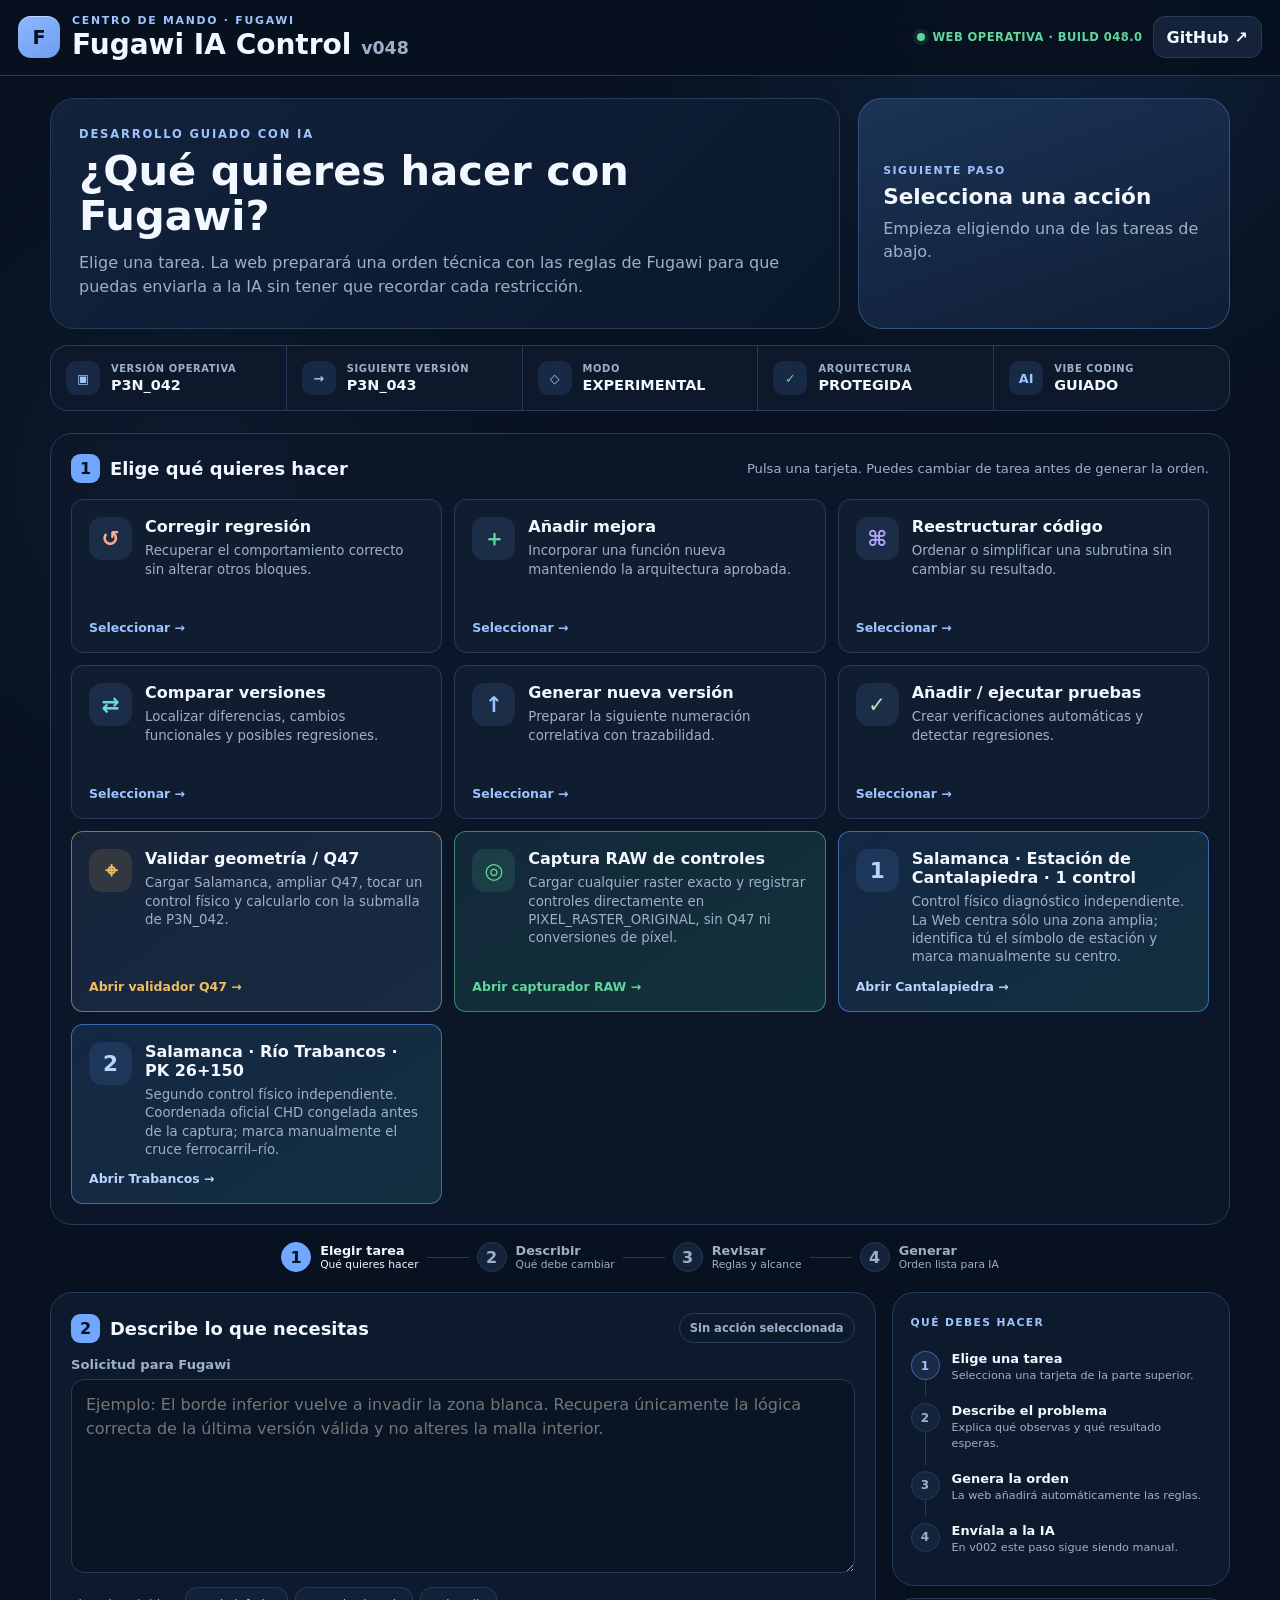
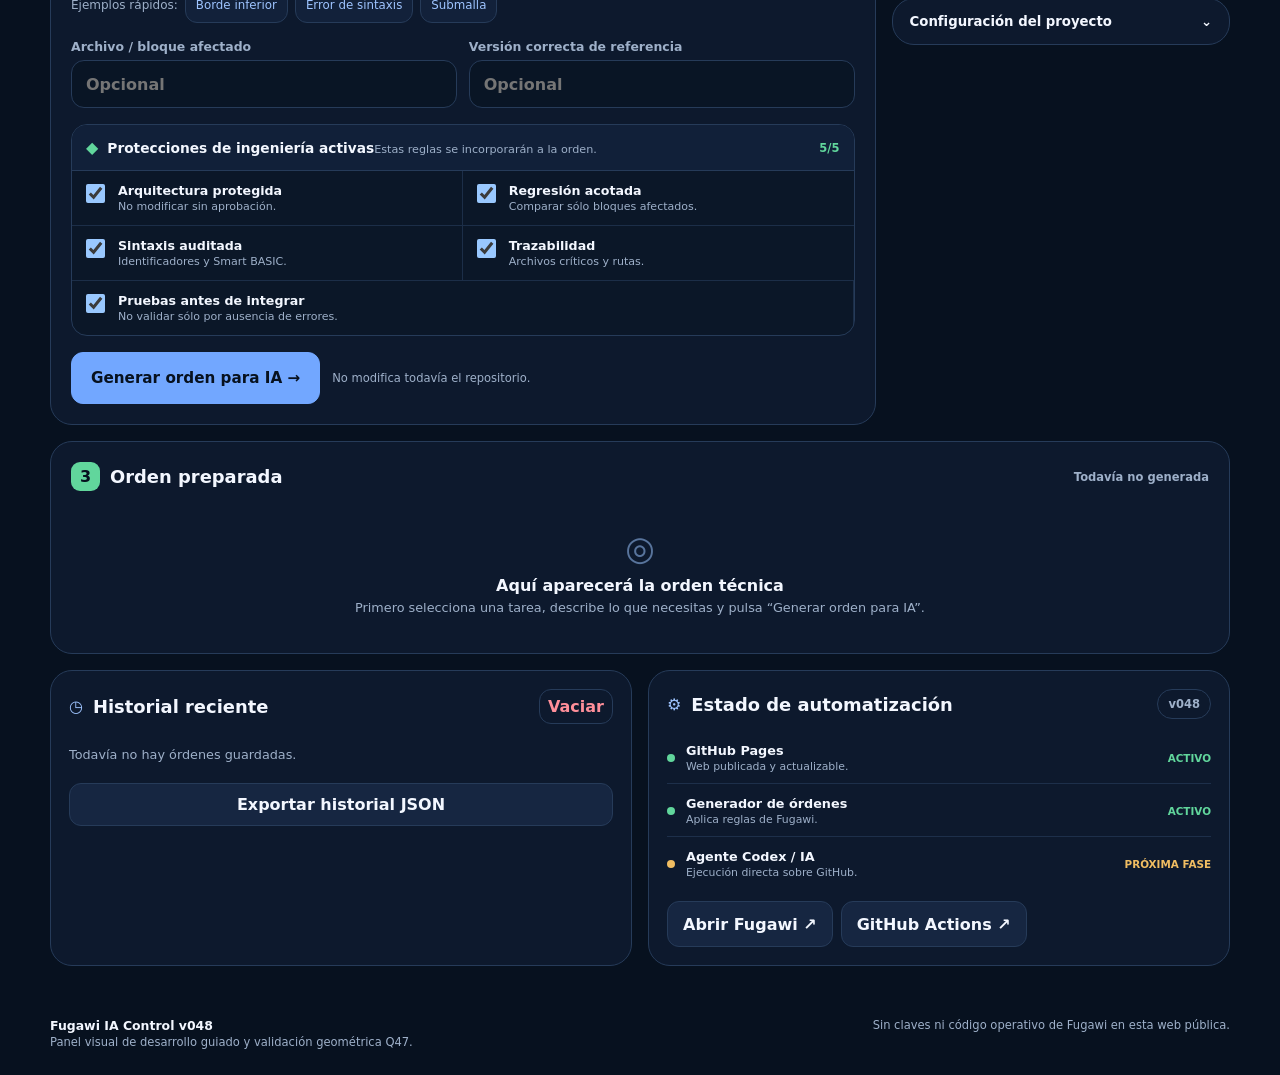
<file: index.html>
<!doctype html>
<html lang="es">
<head>
<meta charset="utf-8">
<meta name="viewport" content="width=device-width,initial-scale=1,viewport-fit=cover">
<meta name="theme-color" content="#0b1220">
<title>Fugawi IA Control v048</title>
<link rel="manifest" href="./manifest.webmanifest">
<link rel="stylesheet" href="./styles.css?v=048">
<link rel="stylesheet" href="./q47.css?v=048">
<link rel="stylesheet" href="./raw.css?v=048">
</head>
<body>
<header class="topbar">
  <div class="brand">
    <div class="brand-mark">F</div>
    <div>
      <div class="eyebrow">CENTRO DE MANDO · FUGAWI</div>
      <h1>Fugawi IA Control <span>v048</span></h1>
    </div>
  </div>
  <div class="top-actions">
    <span class="live-dot"><i></i> WEB OPERATIVA · BUILD 048.0</span>
    <button id="openRepoTopBtn" class="icon-button" title="Abrir repositorio Fugawi">GitHub ↗</button>
  </div>
</header>

<main class="shell">
  <section class="hero">
    <div class="hero-copy">
      <p class="kicker">DESARROLLO GUIADO CON IA</p>
      <h2>¿Qué quieres hacer con Fugawi?</h2>
      <p>Elige una tarea. La web preparará una orden técnica con las reglas de Fugawi para que puedas enviarla a la IA sin tener que recordar cada restricción.</p>
    </div>
    <aside class="next-step" id="nextStepBox">
      <span class="next-label">SIGUIENTE PASO</span>
      <strong id="nextStepTitle">Selecciona una acción</strong>
      <p id="nextStepText">Empieza eligiendo una de las tareas de abajo.</p>
    </aside>
  </section>

  <section class="status-strip" aria-label="Estado del proyecto">
    <div class="status-item">
      <span class="status-icon">▣</span>
      <div><small>VERSIÓN OPERATIVA</small><strong id="statusCurrent">P3N_042</strong></div>
    </div>
    <div class="status-item">
      <span class="status-icon">→</span>
      <div><small>SIGUIENTE VERSIÓN</small><strong id="statusNext">P3N_043</strong></div>
    </div>
    <div class="status-item">
      <span class="status-icon">◇</span>
      <div><small>MODO</small><strong id="statusMode">EXPERIMENTAL</strong></div>
    </div>
    <div class="status-item">
      <span class="status-icon shield">✓</span>
      <div><small>ARQUITECTURA</small><strong>PROTEGIDA</strong></div>
    </div>
    <div class="status-item">
      <span class="status-icon">AI</span>
      <div><small>VIBE CODING</small><strong>GUIADO</strong></div>
    </div>
  </section>

  <section class="section-block">
    <div class="section-title">
      <div><span class="step-badge">1</span><h2>Elige qué quieres hacer</h2></div>
      <p>Pulsa una tarjeta. Puedes cambiar de tarea antes de generar la orden.</p>
    </div>

    <div class="action-grid" id="actionGrid">
      <button class="action-card" data-action="regression">
        <span class="action-symbol regression">↺</span>
        <span class="action-text"><strong>Corregir regresión</strong><small>Recuperar el comportamiento correcto sin alterar otros bloques.</small></span>
        <span class="action-cta">Seleccionar →</span>
      </button>

      <button class="action-card" data-action="improvement">
        <span class="action-symbol improvement">＋</span>
        <span class="action-text"><strong>Añadir mejora</strong><small>Incorporar una función nueva manteniendo la arquitectura aprobada.</small></span>
        <span class="action-cta">Seleccionar →</span>
      </button>

      <button class="action-card" data-action="refactor">
        <span class="action-symbol refactor">⌘</span>
        <span class="action-text"><strong>Reestructurar código</strong><small>Ordenar o simplificar una subrutina sin cambiar su resultado.</small></span>
        <span class="action-cta">Seleccionar →</span>
      </button>

      <button class="action-card" data-action="compare">
        <span class="action-symbol compare">⇄</span>
        <span class="action-text"><strong>Comparar versiones</strong><small>Localizar diferencias, cambios funcionales y posibles regresiones.</small></span>
        <span class="action-cta">Seleccionar →</span>
      </button>

      <button class="action-card" data-action="next">
        <span class="action-symbol next">↑</span>
        <span class="action-text"><strong>Generar nueva versión</strong><small>Preparar la siguiente numeración correlativa con trazabilidad.</small></span>
        <span class="action-cta">Seleccionar →</span>
      </button>

      <button class="action-card" data-action="tests">
        <span class="action-symbol tests">✓</span>
        <span class="action-text"><strong>Añadir / ejecutar pruebas</strong><small>Crear verificaciones automáticas y detectar regresiones.</small></span>
        <span class="action-cta">Seleccionar →</span>
      </button>

      <button class="q47-launch-card" id="q47EntryBtn" type="button">
        <span class="action-symbol">⌖</span>
        <span class="action-text"><strong>Validar geometría / Q47</strong><small>Cargar Salamanca, ampliar Q47, tocar un control físico y calcularlo con la submalla de P3N_042.</small></span>
        <span class="action-cta">Abrir validador Q47 →</span>
      </button>

      <button class="q47-launch-card raw-launch-card" id="rawEntryBtn" type="button">
        <span class="action-symbol">◎</span>
        <span class="action-text"><strong>Captura RAW de controles</strong><small>Cargar cualquier raster exacto y registrar controles directamente en PIXEL_RASTER_ORIGINAL, sin Q47 ni conversiones de píxel.</small></span>
        <span class="action-cta">Abrir capturador RAW →</span>
      </button>

      <button class="q47-launch-card raw-launch-card raw-granada-launch-card" id="rawSalamancaCantalapiedraEntryBtn" type="button">
        <span class="action-symbol">1</span>
        <span class="action-text"><strong>Salamanca · Estación de Cantalapiedra · 1 control</strong><small>Control físico diagnóstico independiente. La Web centra sólo una zona amplia; identifica tú el símbolo de estación y marca manualmente su centro.</small></span>
        <span class="action-cta">Abrir Cantalapiedra →</span>
      </button>

      <button class="q47-launch-card raw-launch-card raw-granada-launch-card" id="rawSalamancaTrabancosEntryBtn" type="button">
        <span class="action-symbol">2</span>
        <span class="action-text"><strong>Salamanca · Río Trabancos · PK 26+150</strong><small>Segundo control físico independiente. Coordenada oficial CHD congelada antes de la captura; marca manualmente el cruce ferrocarril–río.</small></span>
        <span class="action-cta">Abrir Trabancos →</span>
      </button>
    </div>
  </section>


  <section class="section-block q47-validator" id="q47Validator" hidden>
    <div class="section-title">
      <div><span class="step-badge">Q47</span><h2>Validar geometría / Q47</h2></div>
      <div class="q47-head-actions">
        <span class="q47-badge" id="q47RuntimeBadge">AUTOTEST Q47</span>
        <button id="q47CloseBtn" class="secondary" type="button">Cerrar</button>
      </div>
    </div>

    <div class="q47-toolbar">
      <label class="q47-file">Seleccionar 4-5 SALAMANCA.PNG
        <input id="q47RasterInput" type="file" accept="image/*,.png,.PNG">
      </label>
      <button id="q47AddExclusionBtn" class="secondary" type="button">Añadir zona excluida</button>
      <button id="q47UndoZoneBtn" class="secondary" type="button">Deshacer zona</button>
      <button id="q47ClearZonesBtn" class="secondary" type="button">Limpiar zonas</button>
      <button id="q47NewTestBtn" class="secondary q47-new-test" type="button">Nueva prueba Q47</button>
      <span class="q47-raster-meta" id="q47RasterMeta">Raster no cargado · el archivo permanece en este iPad</span>
      <span class="q47-legend"><i></i> zona oscurecida = fuera de Q47</span>
    </div>

    <div class="q47-layout">
      <div class="q47-map-card">
        <canvas id="q47Canvas" width="1100" height="900"></canvas>
        <div class="q47-map-hint" id="q47MapHint"><div><strong>Selecciona el raster Salamanca</strong><span>La Web recortará automáticamente Q47 y dibujará sus cuatro subcuadriláteros sin subir el PNG al repositorio.</span></div></div>
      </div>

      <aside class="q47-inspector">
        <div class="q47-message" id="q47Message">Autotest preparado. Selecciona el raster para comenzar.</div>

        <div class="q47-metrics">
          <div><small>PIX X</small><strong id="q47RawX">—</strong></div>
          <div><small>PIX Y</small><strong id="q47RawY">—</strong></div>
          <div><small>SUBCUAD</small><strong id="q47Subquad">—</strong></div>
          <div><small>U / V</small><strong id="q47UV">—</strong></div>
          <div><small>LAT CALC</small><strong id="q47Lat">—</strong></div>
          <div><small>LON CALC</small><strong id="q47Lon">—</strong></div>
          <div><small>E CALC ETRS89</small><strong id="q47CalcE">—</strong></div>
          <div><small>N CALC ETRS89</small><strong id="q47CalcN">—</strong></div>
          <div><small>RESIDUAL</small><strong id="q47Residual">—</strong></div>
          <div><small>BASE</small><strong>P3N_042 · intacta</strong></div>
        </div>

        <div class="q47-cert-card">
          <div class="q47-cert-head">
            <span>CONTROL HISTÓRICO CERTIFICADO</span>
            <strong>VG La Carolina 45367</strong>
          </div>
          <div class="q47-cert-grid">
            <small>Píxel <b>9893.92 / 4693.69</b></small>
            <small>Residual Q47 <b id="q47CertResidual">—</b></small>
            <small>ΔE <b id="q47CertDeltaE">—</b></small>
            <small>ΔN <b id="q47CertDeltaN">—</b></small>
          </div>
          <small id="q47TapVsCert">Toca el mapa para comparar tu selección con este control.</small>
        </div>

        <div class="q47-form">
          <label>Nombre del objeto físico
            <input id="q47ControlName" placeholder="Ej.: puente, cruce carretera-ferrocarril…">
          </label>
          <div class="q47-reference-state">
            <span>REFERENCIA INDEPENDIENTE</span>
            <strong id="q47ReferenceState">PENDIENTE · IGN/PNOA</strong>
            <small>No necesitas conocer coordenadas. El punto puede registrarse primero como candidato pendiente.</small>
          </div>
          <details class="q47-advanced">
            <summary>Referencia oficial avanzada · sólo si ya está certificada</summary>
            <div class="q47-form-grid">
              <label>E oficial ETRS89 / UTM30
                <input id="q47RefE" inputmode="decimal" placeholder="m">
              </label>
              <label>N oficial ETRS89 / UTM30
                <input id="q47RefN" inputmode="decimal" placeholder="m">
              </label>
              <label>Lat oficial
                <input id="q47RefLat" inputmode="decimal" placeholder="grados">
              </label>
              <label>Lon oficial
                <input id="q47RefLon" inputmode="decimal" placeholder="grados">
              </label>
            </div>
          </details>
          <p class="q47-note">La coordenada calculada por Q47 nunca se usa como referencia independiente. Sin IGN/PNOA el control queda PENDIENTE y no se calcula un residual ficticio.</p>
          <div class="q47-register-bar">
            <button id="q47RegisterBtn" class="primary" type="button">Registrar candidato Q47</button>
            <button id="q47ExportBtn" class="secondary" type="button">Exportar traza .txt</button>
          </div>
        </div>
      </aside>
    </div>

    <div class="q47-zone-bar">
      <strong>Zonas excluidas:</strong>
      <div class="q47-zone-list" id="q47ZoneList"></div>
    </div>

    <div class="q47-log">
      <div class="q47-log-head">
        <h3>Controles Q47 registrados</h3>
        <div><button id="q47ClearControlsBtn" class="text-button danger" type="button">Vaciar controles</button></div>
      </div>
      <div class="q47-table-wrap">
        <table class="q47-table">
          <thead><tr><th>Control</th><th>Píxel X/Y</th><th>Subcuad</th><th>E/N calculada</th><th>Estado</th><th>Residual</th></tr></thead>
          <tbody id="q47ControlRows"></tbody>
        </table>
      </div>
      <p class="q47-privacy">El raster se procesa localmente en el navegador. La v010 no modifica <strong>P3N_042</strong> ni incorpora automáticamente ningún control a Fugawi.</p>
    </div>
  </section>


  <section class="section-block q47-validator raw-validator" id="rawValidator" hidden>
    <div class="section-title">
      <div><span class="step-badge">RAW</span><h2>Captura RAW de controles</h2></div>
      <div class="q47-head-actions">
        <span class="q47-badge" id="rawRuntimeBadge">RAW · SIN TRANSFORMACIÓN</span>
        <button id="rawCloseBtn" class="secondary" type="button">Cerrar</button>
      </div>
    </div>

    <div class="q47-toolbar">
      <label class="q47-file">Seleccionar raster exacto
        <input id="rawRasterInput" type="file" accept="image/*,.png,.PNG,.jpg,.JPG,.jpeg,.JPEG">
      </label>
      <button id="rawZoom1Btn" class="secondary raw-zoom-btn active" type="button">Ajustar 1×</button>
      <button id="rawZoom2Btn" class="secondary raw-zoom-btn" type="button">Precisión 2×</button>
      <button id="rawZoom4Btn" class="secondary raw-zoom-btn" type="button">Precisión 4×</button>
      <span class="raw-gesture-hint">1 dedo = mover · 2 dedos = zoom · toque = seleccionar</span>
      <button id="rawNewSessionBtn" class="secondary q47-new-test" type="button">Nueva sesión RAW</button>
      <button id="rawSalamancaCantalapiedraCampaignBtn" class="secondary raw-campaign-start" type="button">Salamanca · Cantalapiedra · 1 punto</button>
      <button id="rawSalamancaTrabancosCampaignBtn" class="secondary raw-campaign-start" type="button">Salamanca · Trabancos PK 26+150 · 1 punto</button>
      <span class="q47-raster-meta" id="rawRasterMeta">Raster no cargado · el archivo permanece en este iPad</span>
      <span class="q47-legend"><i></i> cruceta roja = píxel RAW seleccionado</span>
    </div>

    <div class="raw-quick-nudge raw-quick-nudge-v048" id="rawQuickNudge" aria-label="Ajuste rápido de cruceta">
      <strong>AJUSTE DE POSICIÓN ±1 px</strong>
      <div class="raw-quick-nudge-pad">
        <button id="rawQuickUpBtn" class="secondary up" type="button" title="1 píxel arriba">↑</button>
        <button id="rawQuickLeftBtn" class="secondary left" type="button" title="1 píxel izquierda">←</button>
        <button id="rawQuickDownBtn" class="secondary down" type="button" title="1 píxel abajo">↓</button>
        <button id="rawQuickRightBtn" class="secondary right" type="button" title="1 píxel derecha">→</button>
      </div>
      <button id="rawQuickAcceptBtn" class="primary raw-quick-accept" type="button">Aceptar posición seleccionada</button>
      <small>Ajusta la cruceta y pulsa «Aceptar posición seleccionada». No hace falta bajar hasta el formulario.</small>
    </div>

    <div class="raw-campaign-card raw-campaign-top" id="rawGranadaCampaign" hidden>
      <div class="raw-campaign-head">
        <div>
          <span>REFERENCIA EXTERNA CONGELADA · 1 CONTROL</span>
          <strong id="rawCampaignTitle">Campaña RAW</strong>
        </div>
        <div class="raw-campaign-progress">
          <small>CAPTURADOS</small>
          <strong id="rawCampaignProgress">0 / 1</strong>
        </div>
      </div>
      <div class="raw-campaign-raster pending" id="rawCampaignRasterState">
        Selecciona una campaña y carga su raster exacto.
      </div>
      <div class="raw-campaign-targets" id="rawCampaignTargets"></div>
      <div class="raw-campaign-current" id="rawCampaignCurrent" hidden>
        <small id="rawCampaignCurrentId">—</small>
        <strong id="rawCampaignCurrentText">—</strong>
        <button id="rawCampaignGoZoneBtn" class="secondary raw-go-zone-current" type="button">Ir al punto guía</button>
      </div>
      <p class="q47-note" id="rawCampaignNote">La Web centra una zona amplia, pero no coloca la cruceta: identifica visualmente la estación y selecciona manualmente el centro de su símbolo.</p>
      <div class="raw-campaign-export-bar">
        <button id="rawCampaignExportBtn" class="primary raw-campaign-export" type="button" disabled>
          COMPLETA EL CONTROL PARA EXPORTAR
        </button>
        <small id="rawCampaignExportHint">Cuando marque 1 / 1, pulsa aquí para guardar el resultado .txt.</small>
      </div>
      <button id="rawCampaignExitBtn" class="secondary full small" type="button">Salir de campaña y volver a RAW genérico</button>
    </div>

    <div class="q47-layout">
      <div class="q47-map-card raw-map-card">
        <div class="raw-viewport" id="rawViewport">
          <div class="raw-stage" id="rawStage">
            <img id="rawImage" alt="Raster local para captura RAW" draggable="false">
            <div class="raw-crosshair" id="rawCrosshair" hidden></div>
          </div>
        </div>
        <div class="q47-map-hint" id="rawMapHint">
          <div><strong>Selecciona el raster exacto</strong><span>La imagen se procesa localmente. El capturador utiliza directamente sus dimensiones naturales y no aplica Q47, reescalado cartográfico ni transformación de píxel.</span></div>
        </div>
      </div>

      <aside class="q47-inspector raw-inspector">
        <div class="raw-nudge-dock" id="rawNudgeDock" hidden aria-label="Ampliación local y ajuste fino">
          <div class="raw-dock-head">
            <span>CONTEXTO DE BÚSQUEDA</span>
            <strong>120 × 90 px RAW</strong>
          </div>
          <canvas id="rawContext" width="360" height="270"></canvas>
          <div class="raw-dock-head raw-dock-subhead">
            <span>AMPLIACIÓN LOCAL</span>
            <strong>40 × 40 px RAW</strong>
          </div>
          <canvas id="rawLoupe" width="260" height="260"></canvas>
          <div class="raw-dock-adjust-label">AJUSTE ±1 px</div>
          <div class="raw-nudge raw-nudge-map">
            <button id="rawUpBtn" class="secondary up" type="button" title="1 píxel arriba">↑</button>
            <button id="rawLeftBtn" class="secondary left" type="button" title="1 píxel izquierda">←</button>
            <button id="rawDownBtn" class="secondary down" type="button" title="1 píxel abajo">↓</button>
            <button id="rawRightBtn" class="secondary right" type="button" title="1 píxel derecha">→</button>
          </div>
          <p class="raw-dock-note">La lupa y las flechas permanecen junto al mapa, pero fuera de su superficie útil.</p>
        </div>

        <div class="q47-message" id="rawMessage">Selecciona el raster exacto para comenzar.</div>

        <div class="q47-metrics">
          <div><small>PIX X RAW</small><strong id="rawX">—</strong></div>
          <div><small>PIX Y RAW</small><strong id="rawY">—</strong></div>
          <div><small>ANCHO RAW</small><strong id="rawWidth">—</strong></div>
          <div><small>ALTO RAW</small><strong id="rawHeight">—</strong></div>
          <div><small>DOMINIO</small><strong id="rawDomain">—</strong></div>
          <div><small>ZOOM VISUAL</small><strong id="rawZoom">—</strong></div>
          <div><small>SHA-256</small><strong id="rawHash">—</strong></div>
          <div><small>TRANSFORMACIÓN</small><strong>0 · ninguna</strong></div>
        </div>

        <div class="raw-domain-note">
          El raster admite desplazamiento con un dedo y zoom continuo con dos dedos. Un toque breve selecciona el píxel RAW; las flechas corrigen después ±1 píxel.
        </div>

        <div class="q47-form raw-form">
          <label>Nombre del objeto físico
            <input id="rawControlName" placeholder="Ej.: puente A-92 sobre río…">
          </label>
          <label class="raw-type-label">Tipo de control
            <select id="rawControlType">
              <option value="CRUCE_CARRETERA_FERROCARRIL">Cruce carretera-ferrocarril</option>
              <option value="BIFURCACION_FERROVIARIA">Bifurcación ferroviaria</option>
              <option value="ESTACION_FERROVIARIA_HISTORICA">Estación ferroviaria histórica</option>
              <option value="PUENTE">Puente</option>
              <option value="INTERSECCION_VIARIA">Intersección viaria inequívoca</option>
              <option value="CRUCE_HIDROGRAFICO">Cruce hidrográfico</option>
              <option value="CONFLUENCIA">Confluencia</option>
              <option value="PRESA">Presa</option>
              <option value="OTRO_INEQUIVOCO">Otro objeto inequívoco</option>
            </select>
          </label>
          <label>Notas opcionales
            <textarea id="rawControlNotes" placeholder="Identificación o referencia visual; no introducir aquí coordenadas calculadas."></textarea>
          </label>
          <p class="raw-domain-note">Este módulo sólo captura píxel RAW. No calcula E/N, latitud/longitud ni residual y no modifica la malla. La referencia IGN/PNOA se contrasta después de forma independiente.</p>
          <div class="q47-register-bar">
            <button id="rawRegisterBtn" class="primary" type="button">Registrar control RAW</button>
            <button id="rawExportBtn" class="secondary" type="button">Exportar traza .txt</button>
          </div>
        </div>
      </aside>
    </div>

    <div class="q47-log">
      <div class="q47-log-head">
        <h3>Controles RAW del raster actual</h3>
        <div><button id="rawClearControlsBtn" class="text-button danger" type="button">Vaciar controles</button></div>
      </div>
      <div class="q47-table-wrap">
        <table class="q47-table">
          <thead><tr><th>ID</th><th>Control</th><th>Tipo</th><th>Píxel RAW X/Y</th><th>Estado</th></tr></thead>
          <tbody id="rawControlRows"></tbody>
        </table>
      </div>
      <p class="q47-privacy">El raster permanece local en el navegador. La v048 incorpora el segundo control independiente de Salamanca en el puente del río Trabancos, sin modificar malla, RET89 ni cuadriláteros.</p>
    </div>
  </section>

  <section class="workflow">
    <div class="workflow-step active" id="flow1"><span>1</span><div><strong>Elegir tarea</strong><small>Qué quieres hacer</small></div></div>
    <div class="workflow-line"></div>
    <div class="workflow-step" id="flow2"><span>2</span><div><strong>Describir</strong><small>Qué debe cambiar</small></div></div>
    <div class="workflow-line"></div>
    <div class="workflow-step" id="flow3"><span>3</span><div><strong>Revisar</strong><small>Reglas y alcance</small></div></div>
    <div class="workflow-line"></div>
    <div class="workflow-step" id="flow4"><span>4</span><div><strong>Generar</strong><small>Orden lista para IA</small></div></div>
  </section>

  <section class="workbench" id="workbench">
    <div class="main-panel">
      <div class="section-title compact">
        <div><span class="step-badge">2</span><h2>Describe lo que necesitas</h2></div>
        <span id="selectedActionPill" class="selected-pill">Sin acción seleccionada</span>
      </div>

      <label class="task-label" for="taskText">Solicitud para Fugawi</label>
      <textarea id="taskText" rows="7" placeholder="Ejemplo: El borde inferior vuelve a invadir la zona blanca. Recupera únicamente la lógica correcta de la última versión válida y no alteres la malla interior."></textarea>

      <div class="examples">
        <span>Ejemplos rápidos:</span>
        <button type="button" data-example="border">Borde inferior</button>
        <button type="button" data-example="syntax">Error de sintaxis</button>
        <button type="button" data-example="grid">Submalla</button>
      </div>

      <div class="optional-grid">
        <label>Archivo / bloque afectado
          <input id="targetScope" placeholder="Opcional">
        </label>
        <label>Versión correcta de referencia
          <input id="referenceVersion" placeholder="Opcional">
        </label>
      </div>

      <div class="guard-panel">
        <div class="guard-head">
          <div>
            <span class="guard-icon">◆</span>
            <span><strong>Protecciones de ingeniería activas</strong><small>Estas reglas se incorporarán a la orden.</small></span>
          </div>
          <span class="guard-count" id="guardCount">5/5</span>
        </div>
        <div class="guard-grid">
          <label class="check"><input id="chkArchitecture" type="checkbox" checked><span><strong>Arquitectura protegida</strong><small>No modificar sin aprobación.</small></span></label>
          <label class="check"><input id="chkRegression" type="checkbox" checked><span><strong>Regresión acotada</strong><small>Comparar sólo bloques afectados.</small></span></label>
          <label class="check"><input id="chkSyntax" type="checkbox" checked><span><strong>Sintaxis auditada</strong><small>Identificadores y Smart BASIC.</small></span></label>
          <label class="check"><input id="chkTrace" type="checkbox" checked><span><strong>Trazabilidad</strong><small>Archivos críticos y rutas.</small></span></label>
          <label class="check"><input id="chkTests" type="checkbox" checked><span><strong>Pruebas antes de integrar</strong><small>No validar sólo por ausencia de errores.</small></span></label>
        </div>
      </div>

      <div class="primary-actions">
        <button id="buildBtn" class="primary large">Generar orden para IA <span>→</span></button>
        <span class="helper">No modifica todavía el repositorio.</span>
      </div>
    </div>

    <aside class="side-panel">
      <div class="guide-card">
        <span class="guide-tag">QUÉ DEBES HACER</span>
        <ol id="guideList">
          <li class="done"><span>1</span><p><strong>Elige una tarea</strong><small>Selecciona una tarjeta de la parte superior.</small></p></li>
          <li><span>2</span><p><strong>Describe el problema</strong><small>Explica qué observas y qué resultado esperas.</small></p></li>
          <li><span>3</span><p><strong>Genera la orden</strong><small>La web añadirá automáticamente las reglas.</small></p></li>
          <li><span>4</span><p><strong>Envíala a la IA</strong><small>En v002 este paso sigue siendo manual.</small></p></li>
        </ol>
      </div>

      <details class="settings-card">
        <summary>Configuración del proyecto <span>⌄</span></summary>
        <div class="settings-body">
          <label>Propietario GitHub<input id="repoOwner" value="p92md87"></label>
          <label>Repositorio privado<input id="repoName" value="Fugawi"></label>
          <label>Rama base<input id="baseBranch" value="main"></label>
          <label>Modo
            <select id="workMode">
              <option value="analysis">ANÁLISIS · sin cambios</option>
              <option value="experimental" selected>EXPERIMENTAL · sin integrar</option>
              <option value="operational">OPERATIVO · requiere aprobación</option>
            </select>
          </label>
          <label>Versión operativa<input id="currentVersion" value="Fugawi_P3N_042_Q47_auditoria_runtime_fix.txt"></label>
          <label>Última certificada<input id="certifiedVersion" value="Fugawi_P3N_039_Salamanca_perimetro_estable.txt"></label>
          <button id="saveConfigBtn" class="secondary full">Guardar configuración</button>
        </div>
      </details>
    </aside>
  </section>

  <section class="result-card" id="resultCard">
    <div class="section-title compact">
      <div><span class="step-badge success">3</span><h2>Orden preparada</h2></div>
      <span id="statusText" class="result-status">Todavía no generada</span>
    </div>
    <div class="empty-result" id="emptyResult">
      <span>◎</span>
      <strong>Aquí aparecerá la orden técnica</strong>
      <p>Primero selecciona una tarea, describe lo que necesitas y pulsa “Generar orden para IA”.</p>
    </div>
    <pre id="generatedTask" class="output hidden"></pre>
    <div class="result-actions hidden" id="resultActions">
      <button id="shareBtn" class="primary">Compartir / enviar</button>
      <button id="copyBtn" class="secondary">Copiar</button>
      <button id="openChatGPTBtn" class="secondary">Abrir ChatGPT ↗</button>
      <button id="saveTaskBtn" class="secondary">Guardar historial</button>
      <button id="exportTaskBtn" class="secondary">Exportar .txt</button>
    </div>
  </section>

  <section class="lower-grid">
    <div class="card-simple">
      <div class="section-title compact">
        <div><span class="mini-icon">◷</span><h2>Historial reciente</h2></div>
        <button id="clearHistoryBtn" class="text-button danger">Vaciar</button>
      </div>
      <div id="history" class="history empty">Todavía no hay órdenes guardadas.</div>
      <button id="exportHistoryBtn" class="secondary full small">Exportar historial JSON</button>
    </div>

    <div class="card-simple">
      <div class="section-title compact">
        <div><span class="mini-icon">⚙</span><h2>Estado de automatización</h2></div>
        <span class="phase-pill">v048</span>
      </div>
      <div class="automation-list">
        <div><span class="auto-dot ok"></span><p><strong>GitHub Pages</strong><small>Web publicada y actualizable.</small></p><b>ACTIVO</b></div>
        <div><span class="auto-dot ok"></span><p><strong>Generador de órdenes</strong><small>Aplica reglas de Fugawi.</small></p><b>ACTIVO</b></div>
        <div><span class="auto-dot pending"></span><p><strong>Agente Codex / IA</strong><small>Ejecución directa sobre GitHub.</small></p><b>PRÓXIMA FASE</b></div>
      </div>
      <div class="repo-links">
        <button id="openRepoBtn" class="secondary">Abrir Fugawi ↗</button>
        <button id="openActionsBtn" class="secondary">GitHub Actions ↗</button>
      </div>
    </div>
  </section>
</main>

<footer>
  <div><strong>Fugawi IA Control v048</strong><span>Panel visual de desarrollo guiado y validación geométrica Q47.</span></div>
  <span>Sin claves ni código operativo de Fugawi en esta web pública.</span>
</footer>
<script src="./app.js?v=048"></script>
<script src="./q47.js?v=048"></script>
<script src="./raw.js?v=048"></script>
</body>
</html>
</file>
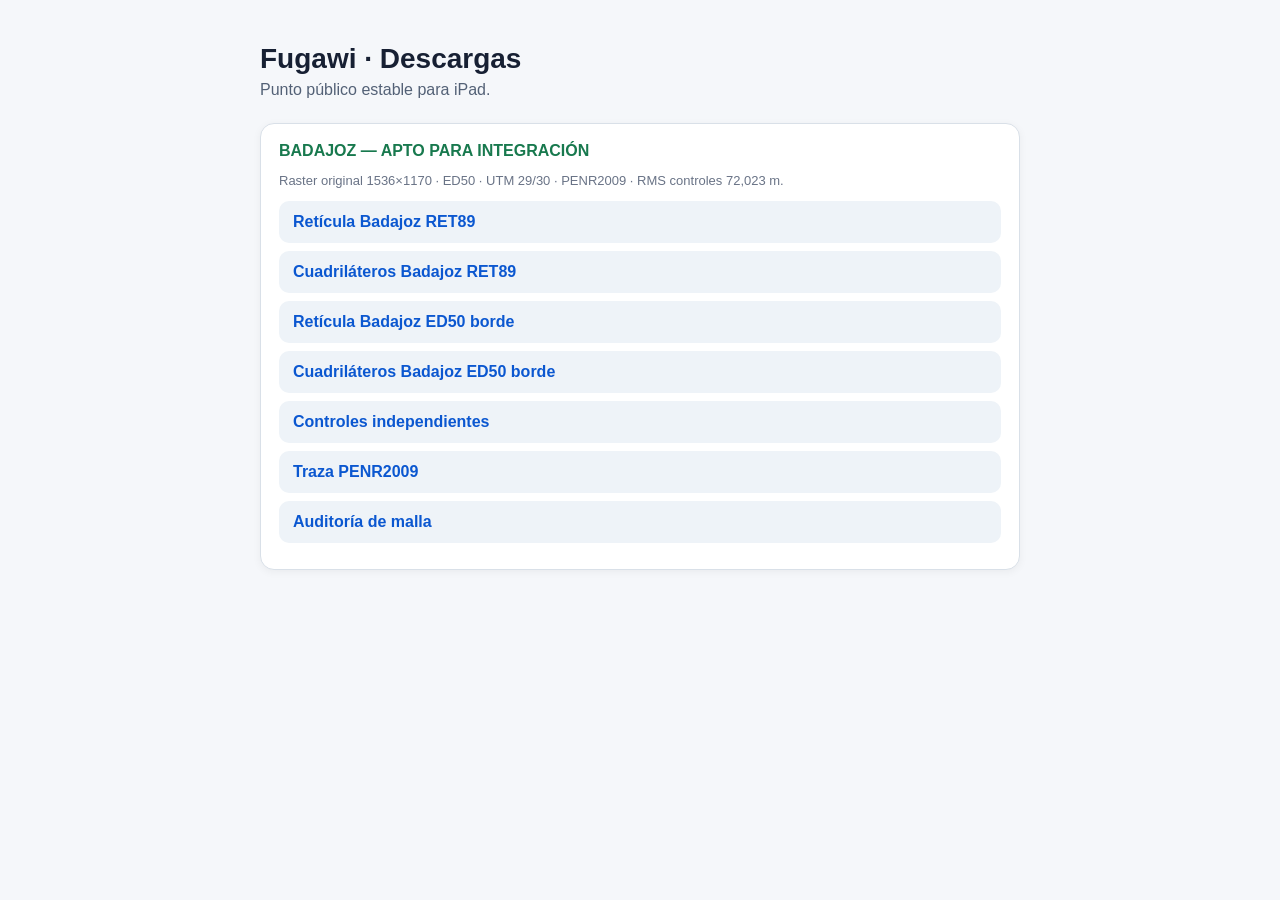
<file: descargas.html>
<!doctype html><html lang="es"><head><meta charset="utf-8"><meta name="viewport" content="width=device-width,initial-scale=1"><title>Descargas Fugawi</title><style>body{font-family:-apple-system,BlinkMacSystemFont,"Segoe UI",sans-serif;max-width:760px;margin:0 auto;padding:24px;background:#f5f7fa;color:#172033}h1{font-size:28px;margin-bottom:6px}.sub{color:#536176;margin-bottom:24px}.card{background:#fff;border:1px solid #d9e0e8;border-radius:14px;padding:18px;margin:12px 0;box-shadow:0 2px 8px rgba(0,0,0,.05)}a{display:block;padding:12px 14px;margin:8px 0;border-radius:10px;background:#eef3f8;color:#0b57d0;text-decoration:none;font-weight:600}.ok{font-weight:700;color:#18794e}.small{font-size:13px;color:#697386}</style></head><body><h1>Fugawi · Descargas</h1><div class="sub">Punto público estable para iPad.</div><div class="card"><div class="ok">BADAJOZ — APTO PARA INTEGRACIÓN</div><p class="small">Raster original 1536×1170 · ED50 · UTM 29/30 · PENR2009 · RMS controles 72,023 m.</p><a href="descargas/badajoz/reticula_badajoz_ret89_v001.txt" download>Retícula Badajoz RET89</a><a href="descargas/badajoz/cuadrilateros_badajoz_ret89_v001.txt" download>Cuadriláteros Badajoz RET89</a><a href="descargas/badajoz/Reticula_Badajoz_ED50_BORDE_v002.txt" download>Retícula Badajoz ED50 borde</a><a href="descargas/badajoz/Cuadrilateros_Badajoz_ED50_BORDE_v002.txt" download>Cuadriláteros Badajoz ED50 borde</a><a href="descargas/badajoz/Controles_Independientes_Badajoz_RET89_v001.txt" download>Controles independientes</a><a href="descargas/badajoz/Trace_Badajoz_PENR2009_v001.txt" download>Traza PENR2009</a><a href="descargas/badajoz/Auditoria_Malla_Badajoz_v002.txt" download>Auditoría de malla</a></div></body></html>
</file>
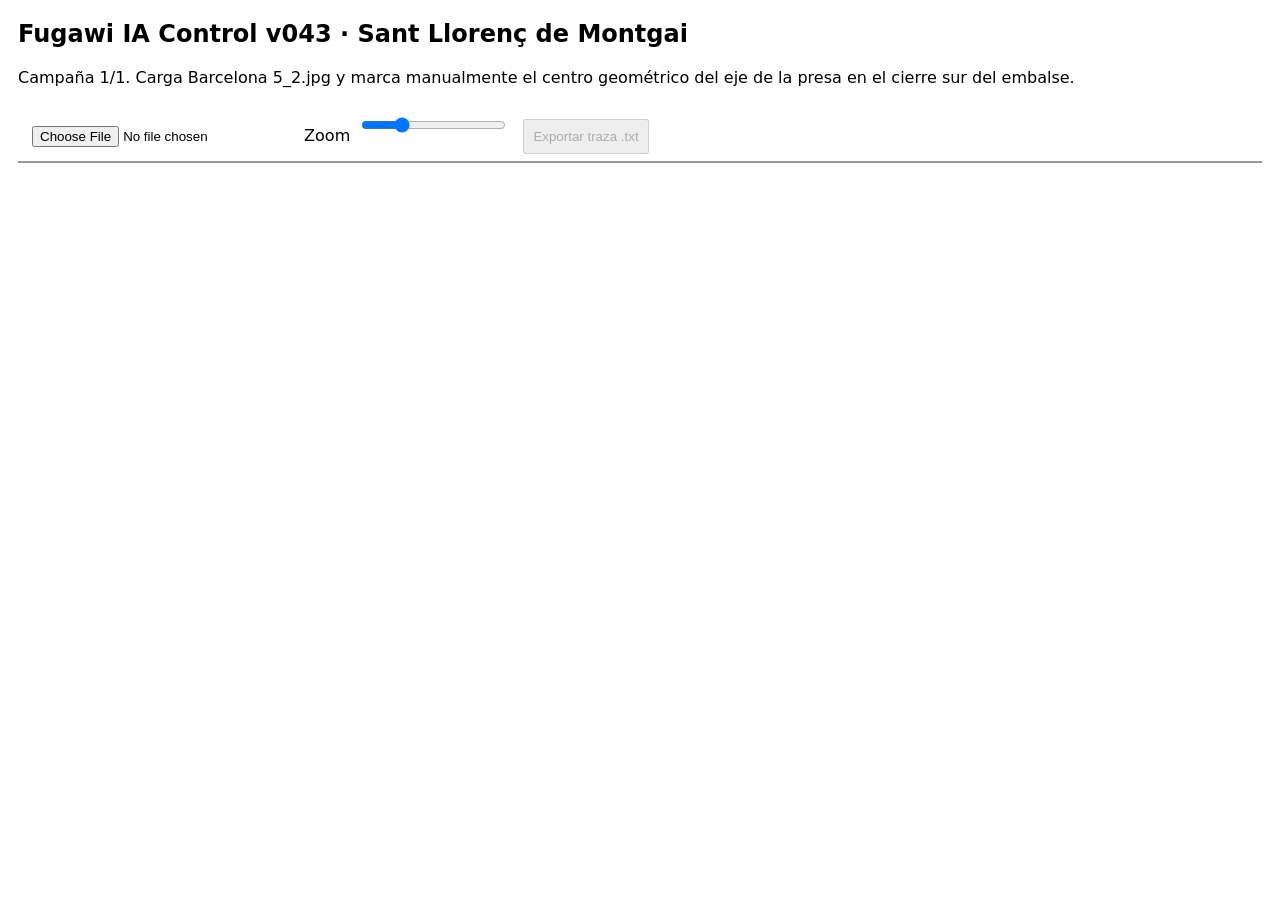
<file: sant-llorenc-v043.html>
<!doctype html>
<html lang="es">
<head>
<meta charset="utf-8">
<meta name="viewport" content="width=device-width,initial-scale=1">
<title>Fugawi IA Control v043 · Sant Llorenç de Montgai</title>
<style>
body{font-family:system-ui;margin:18px}#viewer{max-height:72vh;overflow:auto;border:1px solid #999}#map{display:block}button,input{margin:6px;padding:8px}
</style>
</head>
<body>
<h2>Fugawi IA Control v043 · Sant Llorenç de Montgai</h2>
<p>Campaña 1/1. Carga Barcelona 5_2.jpg y marca manualmente el centro geométrico del eje de la presa en el cierre sur del embalse.</p>
<input id="file" type="file" accept="image/jpeg">
<label>Zoom <input id="zoom" type="range" min="0.1" max="1" step="0.05" value="0.3"></label>
<button id="export" disabled>Exportar traza .txt</button>
<strong id="status"></strong>
<div id="viewer"><img id="map" alt=""></div>
<script src="sant-llorenc-v043.js"></script>
</body>
</html>
</file>
<file: styles.css>
:root{
  color-scheme:dark;
  --bg:#07111f;
  --bg2:#0b1628;
  --panel:#101c30;
  --panel2:#15233a;
  --panel3:#0d192b;
  --line:#263b59;
  --line2:#344c6f;
  --text:#f3f7ff;
  --muted:#9eb0c9;
  --accent:#72a7ff;
  --accent2:#9ec4ff;
  --good:#61d69c;
  --warn:#f0bd62;
  --danger:#ff8f9a;
  --violet:#b9a4ff;
  --cyan:#70d8e8;
  --radius:20px;
  font-family:Inter,ui-sans-serif,system-ui,-apple-system,BlinkMacSystemFont,"Segoe UI",sans-serif
}
*{box-sizing:border-box}
html{-webkit-text-size-adjust:100%;scroll-behavior:smooth}
body{
  margin:0;
  min-height:100vh;
  color:var(--text);
  background:
    radial-gradient(circle at 82% 0%,rgba(65,122,216,.15),transparent 28rem),
    radial-gradient(circle at 15% 18%,rgba(64,104,172,.10),transparent 24rem),
    var(--bg)
}
button,input,textarea,select{font:inherit}
button{touch-action:manipulation}
button,input,textarea,select,summary{outline:none}
button:focus-visible,input:focus-visible,textarea:focus-visible,select:focus-visible,summary:focus-visible{
  box-shadow:0 0 0 3px rgba(114,167,255,.28)
}
.topbar{
  position:sticky;top:0;z-index:30;
  display:flex;justify-content:space-between;align-items:center;gap:16px;
  padding:calc(14px + env(safe-area-inset-top)) max(18px,env(safe-area-inset-right)) 14px max(18px,env(safe-area-inset-left));
  background:rgba(7,17,31,.92);backdrop-filter:blur(18px);
  border-bottom:1px solid rgba(52,76,111,.7)
}
.brand{display:flex;align-items:center;gap:12px;min-width:0}
.brand-mark{
  width:42px;height:42px;border-radius:13px;display:grid;place-items:center;
  font-weight:900;font-size:1.2rem;color:#07111f;background:linear-gradient(145deg,#8eb8ff,#6d9cf0);
  box-shadow:inset 0 1px rgba(255,255,255,.45)
}
.eyebrow{font-size:.68rem;letter-spacing:.16em;color:var(--accent2);font-weight:850}
h1{margin:3px 0 0;font-size:clamp(1.2rem,2.7vw,1.75rem);line-height:1.1}
h1 span{font-size:.62em;color:var(--muted);font-weight:750}
.top-actions{display:flex;align-items:center;gap:10px}
.live-dot{display:flex;align-items:center;gap:7px;color:var(--good);font-size:.72rem;font-weight:850;letter-spacing:.04em}
.live-dot i{width:8px;height:8px;border-radius:50%;background:var(--good);box-shadow:0 0 0 4px rgba(97,214,156,.12)}
.icon-button,.secondary,.primary,.text-button,.action-card,.examples button{
  border:1px solid var(--line);border-radius:12px;cursor:pointer
}
.icon-button{min-height:42px;padding:9px 13px;background:#14223a;color:var(--text);font-weight:760}
.shell{width:min(1180px,calc(100% - 28px));margin:22px auto 52px}
.hero{
  display:grid;grid-template-columns:minmax(0,1.7fr) minmax(260px,.8fr);
  gap:18px;align-items:stretch;margin-bottom:16px
}
.hero-copy{
  padding:28px;border:1px solid var(--line);border-radius:24px;
  background:linear-gradient(135deg,rgba(18,35,60,.98),rgba(10,24,43,.98))
}
.hero-copy .kicker{margin:0 0 8px;color:var(--accent2);font-size:.72rem;font-weight:900;letter-spacing:.16em}
.hero-copy h2{margin:0;font-size:clamp(1.65rem,4vw,2.6rem);line-height:1.08}
.hero-copy p:last-child{margin:12px 0 0;color:var(--muted);font-size:1rem;line-height:1.55;max-width:760px}
.next-step{
  border:1px solid rgba(114,167,255,.3);border-radius:24px;padding:24px;
  background:linear-gradient(160deg,rgba(28,52,88,.96),rgba(16,31,53,.96));
  display:flex;flex-direction:column;justify-content:center
}
.next-label{font-size:.68rem;letter-spacing:.14em;color:var(--accent2);font-weight:900}
.next-step strong{font-size:1.35rem;margin-top:7px}
.next-step p{color:var(--muted);line-height:1.45;margin:8px 0 0}
.status-strip{
  display:grid;grid-template-columns:repeat(5,minmax(0,1fr));gap:1px;
  border:1px solid var(--line);border-radius:18px;overflow:hidden;background:var(--line);margin-bottom:22px
}
.status-item{background:#0d192b;padding:15px;display:flex;align-items:center;gap:11px;min-width:0}
.status-icon{
  width:34px;height:34px;display:grid;place-items:center;border-radius:10px;flex:0 0 auto;
  background:#172944;color:var(--accent2);font-weight:900;font-size:.8rem
}
.status-icon.shield{color:var(--good)}
.status-item div{display:grid;gap:3px;min-width:0}
.status-item small{color:var(--muted);font-size:.62rem;letter-spacing:.06em;font-weight:750}
.status-item strong{font-size:.9rem;white-space:nowrap;overflow:hidden;text-overflow:ellipsis}
.section-block,.result-card,.card-simple,.main-panel,.side-panel{min-width:0}
.section-block{
  border:1px solid var(--line);border-radius:22px;padding:20px;
  background:rgba(13,25,43,.82);margin-bottom:16px
}
.section-title{display:flex;justify-content:space-between;align-items:center;gap:14px;margin-bottom:16px}
.section-title>div{display:flex;align-items:center;gap:10px;min-width:0}
.section-title h2{margin:0;font-size:1.12rem}
.section-title p{margin:0;color:var(--muted);font-size:.82rem;text-align:right}
.section-title.compact{margin-bottom:14px}
.step-badge{
  width:29px;height:29px;border-radius:9px;display:grid;place-items:center;
  background:var(--accent);color:#06101e;font-weight:900;flex:0 0 auto
}
.step-badge.success{background:var(--good)}
.action-grid{display:grid;grid-template-columns:repeat(3,minmax(0,1fr));gap:12px}
.action-card{
  min-height:154px;padding:17px;text-align:left;background:#101d31;color:var(--text);
  display:grid;grid-template-columns:auto 1fr;grid-template-rows:1fr auto;column-gap:13px;row-gap:12px;
  transition:border-color .18s,background .18s,transform .18s
}
.action-card.selected{border-color:var(--accent);background:#142746;box-shadow:inset 0 0 0 1px rgba(114,167,255,.25)}
.action-symbol{
  width:43px;height:43px;border-radius:13px;display:grid;place-items:center;font-size:1.35rem;font-weight:900;
  background:#1c2d48;color:var(--accent2)
}
.action-symbol.regression{color:#ffab93}.action-symbol.improvement{color:var(--good)}
.action-symbol.refactor{color:var(--violet)}.action-symbol.compare{color:var(--cyan)}
.action-symbol.next{color:var(--accent2)}.action-symbol.tests{color:#a9e5b8}
.action-text{display:grid;gap:6px;align-content:start;min-width:0}
.action-text strong{font-size:1rem}.action-text small{color:var(--muted);line-height:1.38}
.action-cta{grid-column:1/-1;color:var(--accent2);font-size:.78rem;font-weight:850}
.workflow{
  display:flex;align-items:center;justify-content:center;gap:8px;margin:17px auto 20px;
  padding:0 10px
}
.workflow-step{display:flex;align-items:center;gap:9px;color:var(--muted);min-width:0}
.workflow-step>span{
  width:30px;height:30px;border-radius:50%;display:grid;place-items:center;
  background:#14233a;border:1px solid var(--line);font-weight:850;flex:0 0 auto
}
.workflow-step div{display:grid}
.workflow-step strong{font-size:.8rem}.workflow-step small{font-size:.67rem}
.workflow-step.active{color:var(--text)}
.workflow-step.active>span{background:var(--accent);color:#07111f;border-color:var(--accent)}
.workflow-step.done>span{background:rgba(97,214,156,.16);color:var(--good);border-color:rgba(97,214,156,.35)}
.workflow-line{height:1px;width:42px;background:var(--line)}
.workbench{display:grid;grid-template-columns:minmax(0,2fr) minmax(270px,.82fr);gap:16px;margin-bottom:16px}
.main-panel,.guide-card,.settings-card,.result-card,.card-simple{
  border:1px solid var(--line);border-radius:22px;background:rgba(14,27,47,.92)
}
.main-panel{padding:20px}
.selected-pill,.phase-pill{
  border:1px solid var(--line);border-radius:999px;padding:7px 10px;
  color:var(--muted);font-size:.72rem;font-weight:800;white-space:nowrap
}
.selected-pill.active{border-color:rgba(114,167,255,.42);color:var(--accent2);background:rgba(114,167,255,.08)}
.task-label{display:block;color:var(--muted);font-size:.82rem;font-weight:750;margin-bottom:7px}
textarea,input,select{
  width:100%;border:1px solid var(--line);border-radius:13px;background:#091525;color:var(--text);
  padding:13px 14px;min-height:48px;font-size:16px
}
textarea{resize:vertical;min-height:156px;line-height:1.48}
textarea:focus,input:focus,select:focus{border-color:var(--accent)}
.examples{display:flex;align-items:center;gap:7px;flex-wrap:wrap;margin:10px 0 16px}
.examples span{color:var(--muted);font-size:.75rem}
.examples button{min-height:36px;padding:7px 10px;background:#12213a;color:var(--accent2);font-size:.74rem}
.optional-grid{display:grid;grid-template-columns:1fr 1fr;gap:12px}
.optional-grid label,.settings-body label{display:grid;gap:6px;color:var(--muted);font-size:.78rem;font-weight:700}
.guard-panel{margin-top:16px;border:1px solid var(--line);border-radius:16px;overflow:hidden;background:#0b1728}
.guard-head{
  display:flex;justify-content:space-between;align-items:center;gap:10px;padding:13px 14px;
  border-bottom:1px solid var(--line);background:#112039
}
.guard-head>div{display:flex;align-items:center;gap:9px}
.guard-head span span{display:grid}
.guard-head strong{font-size:.86rem}.guard-head small{color:var(--muted);font-size:.7rem}
.guard-icon{color:var(--good)}
.guard-count{font-size:.72rem;color:var(--good);font-weight:900}
.guard-grid{display:grid;grid-template-columns:1fr 1fr}
.check{
  display:grid;grid-template-columns:23px 1fr;gap:9px;padding:12px 14px;align-items:start;
  border-bottom:1px solid rgba(38,59,89,.65);color:var(--text)
}
.check:nth-child(odd){border-right:1px solid rgba(38,59,89,.65)}
.check:last-child{grid-column:1/-1;border-bottom:0}
.check input{width:19px;height:19px;min-height:0;margin:1px 0 0;padding:0}
.check span{display:grid;gap:2px}
.check strong{font-size:.79rem}.check small{color:var(--muted);font-size:.69rem}
.primary-actions{display:flex;align-items:center;gap:12px;flex-wrap:wrap;margin-top:16px}
.primary,.secondary{min-height:46px;padding:11px 15px;font-weight:820}
.primary{background:var(--accent);border-color:var(--accent);color:#07111f}
.primary.large{min-height:52px;padding:13px 19px;font-size:.95rem}
.secondary{background:#162641;color:var(--text)}
.secondary.full{width:100%}.secondary.small{min-height:42px;margin-top:12px}
.helper{color:var(--muted);font-size:.72rem}
.side-panel{display:grid;align-content:start;gap:12px}
.guide-card{padding:18px}
.guide-tag{color:var(--accent2);font-size:.67rem;letter-spacing:.13em;font-weight:900}
.guide-card ol{list-style:none;padding:0;margin:13px 0 0;display:grid}
.guide-card li{display:grid;grid-template-columns:31px 1fr;gap:10px;position:relative;padding:8px 0 12px}
.guide-card li:not(:last-child)::after{content:"";position:absolute;left:14px;top:37px;bottom:-2px;width:1px;background:var(--line)}
.guide-card li>span{
  width:29px;height:29px;border-radius:50%;display:grid;place-items:center;
  background:#14243c;border:1px solid var(--line);color:var(--muted);font-size:.75rem;font-weight:900
}
.guide-card li.done>span{background:rgba(97,214,156,.13);border-color:rgba(97,214,156,.35);color:var(--good)}
.guide-card li.current>span{background:rgba(114,167,255,.13);border-color:rgba(114,167,255,.4);color:var(--accent2)}
.guide-card p{display:grid;margin:0;gap:2px}
.guide-card strong{font-size:.81rem}.guide-card small{color:var(--muted);font-size:.7rem;line-height:1.35}
.settings-card{overflow:hidden}
.settings-card summary{
  cursor:pointer;list-style:none;padding:15px 17px;display:flex;justify-content:space-between;align-items:center;
  font-size:.83rem;font-weight:820
}
.settings-card summary::-webkit-details-marker{display:none}
.settings-body{padding:0 17px 17px;display:grid;gap:10px}
.result-card{padding:20px;margin-bottom:16px}
.result-status{font-size:.72rem;color:var(--muted);font-weight:800}
.empty-result{padding:24px 10px 18px;text-align:center;color:var(--muted)}
.empty-result>span{display:block;font-size:2.1rem;color:#58749c;margin-bottom:8px}
.empty-result strong{display:block;color:var(--text);margin-bottom:5px}
.empty-result p{margin:0;font-size:.8rem}
.output{
  margin:0;white-space:pre-wrap;overflow-wrap:anywhere;max-height:480px;overflow:auto;
  border:1px solid var(--line);border-radius:15px;background:#071322;color:#dce8fa;
  padding:16px;line-height:1.47;font-size:.82rem
}
.result-actions{display:flex;gap:9px;flex-wrap:wrap;margin-top:13px}
.hidden{display:none!important}
.lower-grid{display:grid;grid-template-columns:1fr 1fr;gap:16px}
.card-simple{padding:18px}
.mini-icon{color:var(--accent2);font-weight:900}
.text-button{background:transparent;color:var(--muted);padding:7px 8px;font-weight:750}
.text-button.danger{color:var(--danger)}
.history{display:grid;gap:8px}
.history.empty{color:var(--muted);font-size:.8rem;padding:9px 0}
.history-item{border:1px solid var(--line);border-radius:13px;padding:11px;background:#0b1829}
.history-item .meta{display:flex;justify-content:space-between;gap:8px;color:var(--muted);font-size:.68rem;margin-bottom:6px}
.history-item pre{margin:0;white-space:pre-wrap;overflow-wrap:anywhere;max-height:110px;overflow:auto;font-size:.72rem;color:#dbe6f8}
.automation-list{display:grid;gap:2px}
.automation-list>div{display:grid;grid-template-columns:10px 1fr auto;gap:9px;align-items:center;padding:10px 0;border-bottom:1px solid rgba(38,59,89,.65)}
.automation-list>div:last-child{border-bottom:0}
.auto-dot{width:8px;height:8px;border-radius:50%}.auto-dot.ok{background:var(--good)}.auto-dot.pending{background:var(--warn)}
.automation-list p{display:grid;gap:2px;margin:0}.automation-list strong{font-size:.8rem}.automation-list small{color:var(--muted);font-size:.68rem}
.automation-list b{font-size:.65rem;color:var(--good)}.automation-list>div:last-child b{color:var(--warn)}
.repo-links{display:flex;gap:8px;flex-wrap:wrap;margin-top:12px}
footer{
  width:min(1180px,calc(100% - 28px));margin:0 auto;
  padding:0 0 calc(26px + env(safe-area-inset-bottom));
  display:flex;justify-content:space-between;gap:14px;color:var(--muted);font-size:.72rem
}
footer div{display:grid;gap:2px}footer strong{color:var(--text);font-size:.78rem}

@media(hover:hover) and (pointer:fine){
  .action-card:hover{border-color:var(--line2);transform:translateY(-2px);background:#13223a}
  .primary:hover{filter:brightness(1.06)}.secondary:hover,.icon-button:hover,.examples button:hover{background:#1a2d4b}
}
@media(max-width:940px){
  .hero{grid-template-columns:1fr}.status-strip{grid-template-columns:repeat(3,1fr)}
  .action-grid{grid-template-columns:repeat(2,1fr)}.workbench{grid-template-columns:1fr}
}
@media(max-width:700px){
  .shell{width:min(100% - 20px,1180px);margin-top:12px}
  .topbar{padding-left:12px;padding-right:12px}.top-actions .live-dot{display:none}
  .hero-copy,.next-step,.section-block,.main-panel,.guide-card,.result-card,.card-simple{padding:16px;border-radius:18px}
  .status-strip{grid-template-columns:1fr 1fr}
  .status-item:last-child{grid-column:1/-1}
  .action-grid{grid-template-columns:1fr}
  .action-card{min-height:132px}
  .workflow{justify-content:flex-start;overflow-x:auto;padding-bottom:5px}
  .workflow-step div{display:none}.workflow-line{width:28px;flex:0 0 28px}
  .optional-grid,.guard-grid,.lower-grid{grid-template-columns:1fr}
  .check:nth-child(odd){border-right:0}.check:last-child{grid-column:auto}
  .section-title{align-items:flex-start}.section-title p{display:none}
  footer{flex-direction:column}
}
@media(max-width:430px){
  .brand-mark{width:38px;height:38px}.icon-button{font-size:.75rem}
  .status-strip{grid-template-columns:1fr}
  .status-item:last-child{grid-column:auto}
  .hero-copy h2{font-size:1.7rem}
  .selected-pill{white-space:normal;text-align:right}
}
</file>
<file: q47.css>
.q47-launch-card{
  min-height:154px;padding:17px;text-align:left;color:var(--text);
  border:1px solid rgba(240,189,98,.52);border-radius:12px;cursor:pointer;
  background:linear-gradient(145deg,#18243a,#172b42);
  display:grid;grid-template-columns:auto 1fr;grid-template-rows:1fr auto;
  column-gap:13px;row-gap:12px
}
.q47-launch-card .action-symbol{color:#f0bd62;background:rgba(240,189,98,.12)}
.q47-launch-card .action-cta{color:#f0bd62}
.q47-launch-card:hover{border-color:#f0bd62}
.q47-validator{scroll-margin-top:92px;border-color:rgba(240,189,98,.34)}
.q47-head-actions{display:flex;align-items:center;gap:8px;flex-wrap:wrap}
.q47-badge{
  border:1px solid rgba(97,214,156,.38);border-radius:999px;
  padding:7px 10px;color:var(--good);font-size:.7rem;font-weight:900;
  letter-spacing:.03em;background:rgba(97,214,156,.08)
}
.q47-badge.fail{color:var(--danger);border-color:rgba(255,143,154,.42)}
.q47-toolbar{
  display:flex;align-items:center;gap:9px;flex-wrap:wrap;
  padding:13px;border:1px solid var(--line);border-radius:15px;
  background:#0b1728;margin-bottom:12px
}
.q47-file{
  position:relative;display:inline-flex;align-items:center;justify-content:center;
  min-height:46px;padding:11px 15px;border-radius:12px;
  background:var(--accent);color:#07111f;font-weight:850;cursor:pointer
}
.q47-file input{position:absolute;inset:0;opacity:0;cursor:pointer}
.q47-toolbar .secondary.active{
  border-color:var(--danger);color:var(--danger);background:rgba(255,143,154,.08)
}
.q47-raster-meta{color:var(--muted);font-size:.73rem;flex:1 1 260px}
.q47-layout{display:grid;grid-template-columns:minmax(0,1.75fr) minmax(300px,.75fr);gap:14px}
.q47-map-card{
  position:relative;min-width:0;overflow:hidden;
  border:1px solid var(--line);border-radius:18px;background:#050b13
}
#q47Canvas{
  display:block;width:100%;height:auto;max-height:72vh;object-fit:contain;
  touch-action:none;background:#050b13
}
.q47-map-hint{
  position:absolute;inset:0;display:grid;place-items:center;text-align:center;
  padding:26px;color:var(--muted);background:
  radial-gradient(circle at 50% 45%,rgba(114,167,255,.10),transparent 45%),
  #07111f
}
.q47-map-hint div{max-width:440px}
.q47-map-hint strong{display:block;color:var(--text);font-size:1.05rem;margin-bottom:5px}
.q47-map-hint span{font-size:.8rem;line-height:1.45}
.q47-inspector{display:grid;align-content:start;gap:11px}
.q47-message{
  border:1px solid var(--line);border-radius:14px;padding:11px 12px;
  color:var(--muted);font-size:.78rem;line-height:1.45;background:#0b1728
}
.q47-message.ok{border-color:rgba(97,214,156,.35);color:#bcefd2}
.q47-message.error{border-color:rgba(255,143,154,.4);color:#ffc0c6}
.q47-message.working{border-color:rgba(240,189,98,.36);color:#f4d394}
.q47-metrics{
  display:grid;grid-template-columns:1fr 1fr;border:1px solid var(--line);
  border-radius:14px;overflow:hidden;background:#0a1626
}
.q47-metrics div{padding:10px;border-bottom:1px solid var(--line)}
.q47-metrics div:nth-child(odd){border-right:1px solid var(--line)}
.q47-metrics div:nth-last-child(-n+2){border-bottom:0}
.q47-metrics small{display:block;color:var(--muted);font-size:.62rem;letter-spacing:.04em}
.q47-metrics strong{display:block;margin-top:3px;font-size:.77rem;overflow-wrap:anywhere}
.q47-form{
  display:grid;gap:9px;padding:12px;border:1px solid var(--line);
  border-radius:14px;background:#0b1728
}
.q47-form>label{display:grid;gap:5px;color:var(--muted);font-size:.72rem;font-weight:750}
.q47-form-grid{display:grid;grid-template-columns:1fr 1fr;gap:8px}
.q47-form-grid label{display:grid;gap:5px;color:var(--muted);font-size:.68rem}
.q47-form input{min-height:42px;padding:9px 10px}
.q47-note{margin:0;color:var(--muted);font-size:.67rem;line-height:1.4}
.q47-zone-bar{
  display:flex;align-items:center;gap:8px;flex-wrap:wrap;
  border-top:1px solid var(--line);padding-top:12px;margin-top:12px
}
.q47-zone-list{display:flex;gap:6px;flex-wrap:wrap;flex:1 1 300px}
.q47-zone-chip,.q47-empty-inline{
  border:1px solid rgba(255,143,154,.28);border-radius:999px;
  padding:6px 9px;color:#ffc0c6;font-size:.66rem
}
.q47-empty-inline{border-color:var(--line);color:var(--muted)}
.q47-register-bar{display:flex;gap:8px;flex-wrap:wrap}
.q47-log{margin-top:14px;border-top:1px solid var(--line);padding-top:14px}
.q47-log-head{
  display:flex;justify-content:space-between;gap:10px;align-items:center;
  margin-bottom:9px;flex-wrap:wrap
}
.q47-log-head h3{margin:0;font-size:.95rem}
.q47-log-head div{display:flex;gap:8px;flex-wrap:wrap}
.q47-table-wrap{overflow:auto;border:1px solid var(--line);border-radius:14px}
.q47-table{width:100%;border-collapse:collapse;min-width:820px;background:#091525}
.q47-table th,.q47-table td{
  padding:9px 10px;border-bottom:1px solid var(--line);
  text-align:left;font-size:.69rem;white-space:nowrap
}
.q47-table th{color:var(--muted);font-size:.62rem;letter-spacing:.04em;background:#102038}
.q47-table tr:last-child td{border-bottom:0}
.q47-empty-table{text-align:center!important;color:var(--muted);padding:16px!important}
.q47-privacy{
  margin:10px 0 0;color:var(--muted);font-size:.68rem;line-height:1.45
}
@media(max-width:940px){
  .q47-layout{grid-template-columns:1fr}
  #q47Canvas{max-height:62vh}
}
@media(max-width:700px){
  .q47-launch-card{min-height:132px}
  .q47-form-grid,.q47-metrics{grid-template-columns:1fr 1fr}
  .q47-head-actions{width:100%;justify-content:flex-start}
}
@media(max-width:430px){
  .q47-form-grid{grid-template-columns:1fr}
  .q47-metrics{grid-template-columns:1fr}
  .q47-metrics div:nth-child(odd){border-right:0}
  .q47-metrics div:nth-last-child(-n+2){border-bottom:1px solid var(--line)}
  .q47-metrics div:last-child{border-bottom:0}
}
.q47-reference-state{
  display:grid;gap:4px;padding:11px 12px;border:1px solid rgba(240,189,98,.35);
  border-radius:12px;background:rgba(240,189,98,.06)
}
.q47-reference-state span{font-size:.61rem;color:var(--muted);letter-spacing:.05em;font-weight:800}
.q47-reference-state strong{color:#f4d394;font-size:.82rem}
.q47-reference-state small{color:var(--muted);font-size:.68rem;line-height:1.4}
.q47-advanced{border:1px solid var(--line);border-radius:12px;padding:10px;background:#091525}
.q47-advanced summary{cursor:pointer;color:var(--muted);font-size:.7rem;font-weight:800}
.q47-advanced[open] summary{margin-bottom:10px;color:var(--text)}

.q47-legend{
  display:inline-flex;align-items:center;gap:6px;color:var(--muted);
  font-size:.68rem;white-space:nowrap
}
.q47-legend i{
  width:13px;height:13px;border-radius:4px;background:rgba(5,11,19,.72);
  border:1px solid rgba(240,189,98,.45)
}

.q47-new-test{
  border-color:rgba(97,214,156,.42)!important;
  color:#bcefd2!important
}
.q47-new-test:hover{
  border-color:var(--good)!important;
  background:rgba(97,214,156,.08)!important
}

.q47-cert-card{
  display:grid;gap:8px;padding:11px 12px;
  border:1px solid rgba(216,167,255,.40);
  border-radius:14px;background:rgba(130,76,180,.08)
}
.q47-cert-head{
  display:flex;justify-content:space-between;gap:10px;
  align-items:center;flex-wrap:wrap
}
.q47-cert-head span{
  color:#d8a7ff;font-size:.61rem;font-weight:900;
  letter-spacing:.05em
}
.q47-cert-head strong{font-size:.78rem}
.q47-cert-grid{
  display:grid;grid-template-columns:1fr 1fr;gap:6px
}
.q47-cert-grid small,.q47-cert-card>small{
  color:var(--muted);font-size:.66rem;line-height:1.4
}
.q47-cert-grid b{color:#f3e4ff}
</file>
<file: raw.css>
.raw-launch-card{
  border-color:rgba(97,214,156,.52);
  background:linear-gradient(145deg,#13283a,#12323a)
}
.raw-launch-card .action-symbol{
  color:var(--good);background:rgba(97,214,156,.12)
}
.raw-launch-card .action-cta{color:var(--good)}
.raw-launch-card:hover{border-color:var(--good)}
.raw-validator{scroll-margin-top:92px;border-color:rgba(97,214,156,.34)}
.raw-viewport{
  position:relative;overflow:auto;max-height:72vh;min-height:520px;
  background:#050b13;-webkit-overflow-scrolling:touch;
  touch-action:none;overscroll-behavior:contain;
  cursor:grab
}
.raw-viewport:active{cursor:grabbing}
.raw-stage{
  position:relative;min-width:320px;min-height:220px;margin:0 auto
}
#rawImage{
  display:block;width:100%;height:100%;object-fit:fill;
  user-select:none;-webkit-user-select:none;-webkit-user-drag:none;
  touch-action:none
}
.raw-crosshair{
  position:absolute;width:0;height:0;pointer-events:none;z-index:4
}
.raw-crosshair::before,.raw-crosshair::after{
  content:"";position:absolute;background:#ff2d2d;
  box-shadow:0 0 0 1px rgba(255,255,255,.55)
}
.raw-crosshair::before{width:42px;height:3px;left:-21px;top:-1px}
.raw-crosshair::after{width:3px;height:42px;left:-1px;top:-21px}
.raw-zoom-btn.active{
  border-color:var(--good)!important;color:#bcefd2!important;
  background:rgba(97,214,156,.08)!important
}
.raw-loupe-card{
  display:grid;gap:9px;padding:11px 12px;border:1px solid var(--line);
  border-radius:14px;background:#0b1728
}
.raw-loupe-head{
  display:flex;justify-content:space-between;gap:10px;align-items:center
}
.raw-loupe-head span{font-size:.63rem;color:var(--muted);font-weight:850;letter-spacing:.04em}
.raw-loupe-head strong{font-size:.72rem;color:#bcefd2}
#rawLoupe{
  display:block;width:100%;max-width:260px;aspect-ratio:1/1;
  margin:0 auto;border:1px solid var(--line);border-radius:10px;
  background:#050b13;image-rendering:pixelated
}
.raw-nudge{
  display:grid;grid-template-columns:repeat(3,44px);grid-template-rows:repeat(2,40px);
  justify-content:center;gap:5px
}
.raw-nudge button{min-height:38px;padding:6px}
.raw-nudge .up{grid-column:2;grid-row:1}
.raw-nudge .left{grid-column:1;grid-row:2}
.raw-nudge .down{grid-column:2;grid-row:2}
.raw-nudge .right{grid-column:3;grid-row:2}
.raw-type-label{display:grid;gap:5px;color:var(--muted);font-size:.72rem;font-weight:750}
.raw-type-label select{min-height:42px;padding:9px 10px}
.raw-form textarea{min-height:72px;resize:vertical}
.raw-domain-note{
  margin:0;padding:9px 10px;border-radius:10px;
  border:1px solid rgba(97,214,156,.28);background:rgba(97,214,156,.05);
  color:#bcefd2;font-size:.68rem;line-height:1.4
}
@media(max-width:940px){
  .raw-viewport{max-height:62vh;min-height:420px}
}
@media(max-width:600px){
  .raw-viewport{min-height:340px}
}

.raw-granada-launch-card{
  border-color:rgba(91,156,255,.58);
  background:linear-gradient(145deg,#142743,#132f3f)
}
.raw-granada-launch-card .action-symbol{
  color:#b9d4ff;background:rgba(91,156,255,.13)
}
.raw-granada-launch-card .action-cta{color:#b9d4ff}
.raw-campaign-start{
  border-color:rgba(91,156,255,.48)!important;color:#c9dcff!important
}
.raw-campaign-card{
  display:grid;gap:10px;padding:12px;border:1px solid rgba(91,156,255,.38);
  border-radius:14px;background:linear-gradient(145deg,#0b1728,#0e2036)
}
.raw-campaign-card[hidden]{display:none!important}
.raw-campaign-head{
  display:flex;justify-content:space-between;gap:12px;align-items:center
}
.raw-campaign-head>div:first-child{
  display:grid;gap:3px
}
.raw-campaign-head span{
  color:#9bb8e8;font-size:.62rem;font-weight:850;letter-spacing:.05em
}
.raw-campaign-head strong{font-size:.83rem}
.raw-campaign-progress{
  display:grid;gap:2px;min-width:84px;text-align:right
}
.raw-campaign-progress small{
  color:var(--muted);font-size:.58rem;font-weight:800
}
.raw-campaign-progress strong{color:#b9d4ff;font-size:1rem}
.raw-campaign-raster{
  padding:9px 10px;border-radius:10px;font-size:.68rem;line-height:1.4;
  border:1px solid var(--line)
}
.raw-campaign-raster.pending{
  color:var(--muted);background:rgba(255,255,255,.025)
}
.raw-campaign-raster.ok{
  color:#bcefd2;border-color:rgba(97,214,156,.32);
  background:rgba(97,214,156,.06)
}
.raw-campaign-raster.warn{
  color:#ffe0a3;border-color:rgba(255,190,92,.34);
  background:rgba(255,190,92,.06)
}
.raw-campaign-raster.error{
  color:#ffb3b3;border-color:rgba(255,90,90,.36);
  background:rgba(255,90,90,.06)
}
.raw-campaign-current{
  display:grid;gap:4px;padding:10px;border-radius:10px;
  border:1px solid rgba(91,156,255,.34);background:rgba(91,156,255,.06)
}
.raw-campaign-current small{
  color:#9bb8e8;font-size:.62rem;font-weight:850
}
.raw-campaign-current strong{
  color:#e6efff;font-size:.74rem;line-height:1.4
}
.raw-campaign-targets{
  display:grid;grid-template-columns:1fr;gap:6px
}
.raw-campaign-target{
  display:grid;grid-template-columns:64px 1fr;gap:3px 8px;
  padding:9px 10px;text-align:left;border:1px solid var(--line);
  border-radius:10px;background:#0a1423;color:inherit
}
.raw-campaign-target strong{
  grid-row:1/3;color:#9bb8e8;font-size:.69rem;align-self:center
}
.raw-campaign-target span{font-size:.69rem;font-weight:750}
.raw-campaign-target small{
  grid-column:2;color:var(--muted);font-size:.60rem;line-height:1.35
}
.raw-campaign-target.active{
  border-color:rgba(91,156,255,.72);
  box-shadow:inset 0 0 0 1px rgba(91,156,255,.18)
}
.raw-campaign-target.done{
  border-color:rgba(97,214,156,.34);
  background:rgba(97,214,156,.04);opacity:.78
}
.raw-campaign-target.done strong,.raw-campaign-target.done small{color:#9ddfbe}
.raw-campaign-target:disabled{cursor:default}
@media(max-width:600px){
  .raw-campaign-head{align-items:flex-start}
  .raw-campaign-target{grid-template-columns:56px 1fr}
}

.raw-nudge-dock{
  position:sticky;top:92px;z-index:8;
  display:grid;gap:8px;width:100%;padding:10px;
  border:1px solid rgba(91,156,255,.52);
  border-radius:14px;background:#0b1728;
  box-shadow:0 8px 20px rgba(0,0,0,.20)
}
.raw-nudge-dock[hidden]{display:none!important}
.raw-dock-head{
  display:flex;justify-content:space-between;gap:8px;align-items:center
}
.raw-dock-head span,.raw-dock-adjust-label{
  color:#b9d4ff;font-size:.59rem;font-weight:850;letter-spacing:.04em
}
.raw-dock-head strong{color:#bcefd2;font-size:.64rem}
.raw-dock-adjust-label{text-align:center;margin-top:1px}
.raw-nudge-dock #rawLoupe{
  display:block;width:100%;max-width:none;aspect-ratio:1/1;
  margin:0;border:1px solid var(--line);border-radius:10px;
  background:#050b13;image-rendering:pixelated
}
.raw-nudge-dock #rawContext{
  display:block;width:100%;aspect-ratio:4/3;
  margin:0;border:1px solid var(--line);border-radius:10px;
  background:#050b13;image-rendering:pixelated
}
.raw-dock-subhead{
  margin-top:2px;padding-top:7px;border-top:1px solid rgba(91,156,255,.18)
}
.raw-nudge-map{
  grid-template-columns:repeat(3,48px);
  grid-template-rows:repeat(2,44px);gap:6px
}
.raw-nudge-map button{
  min-width:48px;min-height:44px;padding:4px;
  font-size:1.18rem;font-weight:900;
  background:#142743;border-color:rgba(91,156,255,.38)
}
.raw-nudge-map button:active{
  transform:scale(.96);background:#1d385e
}
@media(max-width:940px){
  .raw-nudge-dock{position:static;width:100%}
}
@media(max-width:600px){
  .raw-nudge-dock{width:100%;padding:8px}
  .raw-nudge-map{
    grid-template-columns:repeat(3,44px);
    grid-template-rows:repeat(2,42px)
  }
  .raw-nudge-map button{min-width:44px;min-height:42px}
}

.raw-inspector{align-self:start}
.raw-dock-note{
  margin:0;color:var(--muted);font-size:.62rem;line-height:1.35;text-align:center
}

.raw-gesture-hint{
  display:inline-flex;align-items:center;min-height:34px;
  padding:6px 10px;border:1px solid rgba(91,156,255,.34);
  border-radius:999px;background:rgba(91,156,255,.06);
  color:#b9d4ff;font-size:.66rem;font-weight:750;
  white-space:nowrap
}
@media(max-width:760px){
  .raw-gesture-hint{white-space:normal;border-radius:10px}
}

.raw-go-zone-current{
  margin-top:4px;border-color:rgba(91,156,255,.58)!important;
  color:#c9dcff!important;background:rgba(91,156,255,.08)!important
}
.raw-go-zone-current:hover{
  border-color:#7baeff!important;background:rgba(91,156,255,.14)!important
}


/* v022 · selector de campaña visible y ajuste rápido accesible */
.raw-campaign-top{
  margin:0 0 12px;
  position:relative;
  z-index:12;
  box-shadow:0 10px 28px rgba(0,0,0,.24)
}
.raw-campaign-top .raw-campaign-targets{
  grid-template-columns:repeat(3,minmax(0,1fr))
}
.raw-campaign-top .raw-campaign-target{
  grid-template-columns:44px 1fr;
  min-height:76px
}
.raw-campaign-top .raw-campaign-target strong{
  font-size:1.35rem;
  color:#d9e7ff
}
.raw-quick-nudge{
  position:sticky;
  top:86px;
  z-index:20;
  display:flex;
  align-items:center;
  gap:10px;
  margin:0 0 10px;
  padding:8px 10px;
  border:1px solid rgba(91,156,255,.52);
  border-radius:13px;
  background:rgba(11,23,40,.96);
  box-shadow:0 8px 20px rgba(0,0,0,.22)
}
.raw-quick-nudge>strong{
  color:#c9dcff;
  font-size:.68rem;
  white-space:nowrap
}
.raw-quick-nudge>small{
  color:var(--muted);
  font-size:.62rem
}
.raw-quick-nudge-pad{
  display:grid;
  grid-template-columns:repeat(3,46px);
  grid-template-rows:repeat(2,40px);
  gap:4px;
  flex:0 0 auto
}
.raw-quick-nudge-pad button{
  min-width:46px;
  min-height:40px;
  padding:3px;
  font-size:1.12rem;
  font-weight:900
}
.raw-quick-nudge-pad .up{grid-column:2;grid-row:1}
.raw-quick-nudge-pad .left{grid-column:1;grid-row:2}
.raw-quick-nudge-pad .down{grid-column:2;grid-row:2}
.raw-quick-nudge-pad .right{grid-column:3;grid-row:2}
@media(max-width:940px){
  .raw-quick-nudge{position:relative;top:auto;flex-wrap:wrap}
}
@media(max-width:700px){
  .raw-campaign-top .raw-campaign-targets{grid-template-columns:1fr}
  .raw-quick-nudge>small{width:100%}
}


/* v023 · aceptar la selección sin abandonar el mapa */
.raw-quick-accept{
  min-height:52px;
  padding:12px 18px;
  font-size:.86rem;
  white-space:nowrap;
  box-shadow:0 0 0 1px rgba(114,167,255,.12)
}
.raw-quick-accept:disabled{
  opacity:.55;
  cursor:default
}
@media(max-width:700px){
  .raw-quick-accept{
    width:100%;
    white-space:normal
  }
}


/* v024 · exportación inequívoca dentro de la campaña */
.raw-campaign-export-bar{
  display:grid;
  gap:6px;
  padding:10px;
  border:1px solid rgba(97,214,156,.24);
  border-radius:12px;
  background:rgba(97,214,156,.04)
}
.raw-campaign-export{
  width:100%;
  min-height:58px;
  font-size:.95rem;
  letter-spacing:.03em;
  font-weight:900
}
.raw-campaign-export:disabled{
  background:#203149;
  border-color:#304663;
  color:#7f93ad;
  opacity:1;
  cursor:not-allowed
}
.raw-campaign-export.ready{
  background:var(--good);
  border-color:var(--good);
  color:#06131d;
  box-shadow:0 0 0 3px rgba(97,214,156,.12)
}
.raw-campaign-export-bar small{
  color:var(--muted);
  font-size:.66rem;
  line-height:1.4;
  text-align:center
}


/* v047 · ajuste ±1 px siempre visible y cómodo en iPad */
.raw-quick-nudge-v047{
  position:sticky;
  top:82px;
  z-index:30;
  display:flex!important;
  visibility:visible!important;
}
.raw-quick-nudge-v047 .raw-quick-nudge-pad button{
  min-width:54px;
  min-height:48px;
  font-size:1.30rem;
}
.raw-nudge-dock:not([hidden]){
  display:grid!important;
  visibility:visible!important;
}
.raw-nudge-dock .raw-nudge-map button{
  min-width:54px;
  min-height:48px;
  font-size:1.30rem;
}
@media(max-width:1100px){
  .raw-quick-nudge-v047{
    position:sticky;
    top:74px;
    flex-wrap:wrap;
  }
  .raw-quick-nudge-v047>small{
    width:100%;
  }
}
</file>
